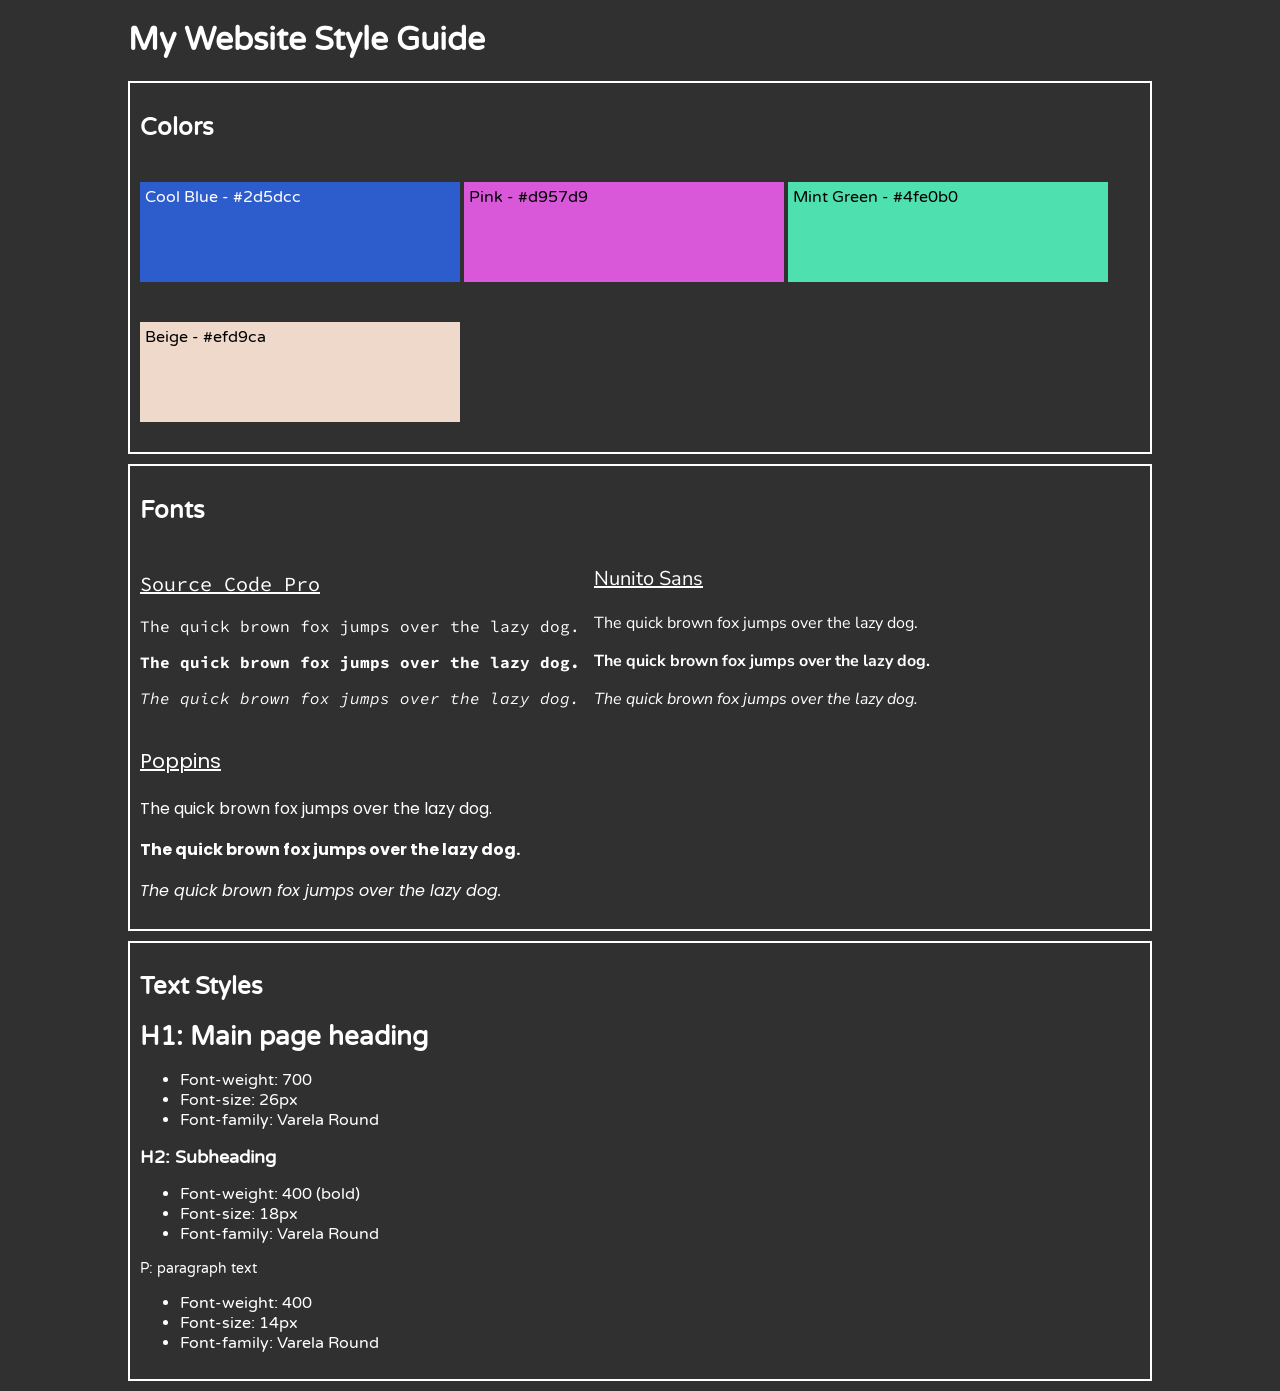
<file: WebsiteDesignSystem/index.html>
<!DOCTYPE html>
<html lang="en">
<head>
    <meta charset="UTF-8">
    <meta http-equiv="X-UA-Compatible" content="IE=edge">
    <meta name="viewport" content="width=device-width, initial-scale=1.0">
    <title>Style Guide</title>
    <link rel="stylesheet" href="styles.css" >
    <link href="https://fonts.googleapis.com/css2?family=Varela+Round&display=swap" rel="stylesheet">
    <link href="https://fonts.googleapis.com/css2?family=Source+Code+Pro&display=swap" rel="stylesheet">
    <link href="https://fonts.googleapis.com/css2?family=Poppins&display=swap" rel="stylesheet">
    <link href="https://fonts.googleapis.com/css2?family=Nunito+Sans&display=swap" rel="stylesheet">
</head>
<body>
    <h1>My Website Style Guide</h1>
    <div class="container">
        <h2>Colors</h2>
        <div class="color-container">
            <div class="color-panel cool-blue">
                <p>Cool Blue - #2d5dcc</p>
            </div>
            <div class="color-panel pink">
                <p>Pink - #d957d9</p>
            </div>
            <div class="color-panel mint-green">
                <p>Mint Green - #4fe0b0</p>
            </div>
            <div class="color-panel beige">
                <p>Beige - #efd9ca</p>
            </div>
        </div>
    </div>
    <div class="container">
        <h2>Fonts</h2>
        <div class="font-container">
            <div class="font-panel">
                <p class="font-label source-code-pro">Source Code Pro</p>
                <p class="regular source-code-pro">The quick brown fox jumps over the lazy dog.</p>
                <p class="font-bold source-code-pro">The quick brown fox jumps over the lazy dog.</p>
                <p class="font-italic source-code-pro">The quick brown fox jumps over the lazy dog.</p>
            </div>
            <div class="font-panel">
                <p class="font-label nunito-sans">Nunito Sans</p>
                <p class="regular nunito-sans">The quick brown fox jumps over the lazy dog.</p>
                <p class="font-bold nunito-sans">The quick brown fox jumps over the lazy dog.</p>
                <p class="font-italic nunito-sans">The quick brown fox jumps over the lazy dog.</p>
            </div>
            <div class="font-panel">
                <p class="font-label poppins">Poppins</p>
                <p class="regular poppins">The quick brown fox jumps over the lazy dog.</p>
                <p class="font-bold poppins">The quick brown fox jumps over the lazy dog.</p>
                <p class="font-italic poppins">The quick brown fox jumps over the lazy dog.</p>
            </div>
        </div>
    </div>
    <div class="container">
        <h2>Text Styles</h2>
        <div class="text-container">
            <div class="text-panel">
                <h1>H1: Main page heading</h1>
                <ul>
                    <li>Font-weight: 700</li>
                    <li>Font-size: 26px</li>
                    <li>Font-family: Varela Round</li>
                </ul>
            </div>
            <div class="text-panel">
                <h2>H2: Subheading</h2>
                <ul>
                    <li>Font-weight: 400 (bold)</li>
                    <li>Font-size: 18px</li>
                    <li>Font-family: Varela Round</li>
                </ul>
            </div>
            <div class="text-panel">
                <p>P: paragraph text</p>
                <ul>
                    <li>Font-weight: 400</li>
                    <li>Font-size: 14px</li>
                    <li>Font-family: Varela Round</li>
                </ul>
            </div>
        </div>
    </div>    
</body>
</html>
</file>
<file: WebsiteDesignSystem/styles.css>
body{
    font-family: 'Varela Round', sans-serif;
    margin: 0px 10%;
    color: #fff;
    background-color: #161515e1;
}

.container{
    border: 2px solid #fff;
    padding: 10px;
    margin: 10px auto;
}

.color-container{
    width: 100%;
}

.color-panel{
    display: inline-block;
    width: 32%;
    min-height: 100px;
    margin: 20px auto;
}

.color-container p{
    margin: 0px;
    padding: 5px;
}

.cool-blue{
    background-color: #2d5dcc;
}

.pink{
    background-color: #d957d9;
    color: #000;
}

.mint-green{
    background-color: #4fe0b0;
    color: #000;
}

.beige{
    background-color: #efd9ca;
    color: #000;
}

.font-panel{
    width: 45%;
    display: inline-block;
}

.source-code-pro{
    font-family: 'Source Code Pro', monospace;
}

.poppins{
    font-family: 'Poppins', sans-serif;
}

.nunito-sans{
    font-family: 'Nunito Sans', sans-serif;
}

.font-label{
    font-size: 20px;
    text-decoration: underline;
}

.regular{
    font-style: normal;
}

.font-bold{
    font-weight: 700;
}

.font-italic{
    font-style: italic;
}

.text-panel h1{
    font-size: 26px;
    font-weight: 700;
}

.text-panel h2{
    font-weight: 400 bold;
    font-size: 18px;
}

.text-panel p{
    font-weight: 400;
    font-size: 14px;
}
</file>
